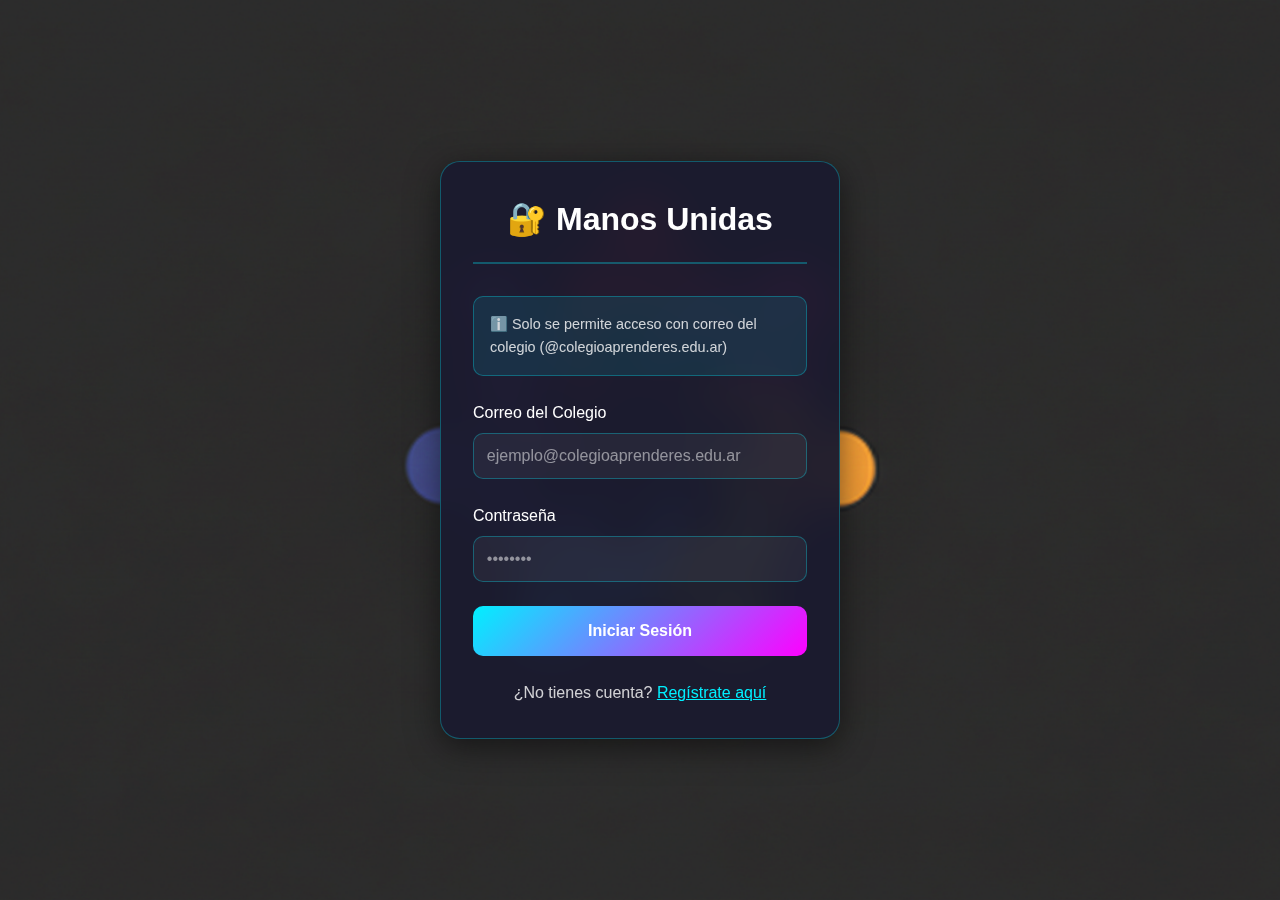
<file: auth.html>
<!DOCTYPE html>
<html lang="es">
<head>
    <meta charset="UTF-8">
    <meta name="viewport" content="width=device-width, initial-scale=1.0">
    <title>Iniciar Sesión - Manos Unidas</title>
    <link rel="stylesheet" href="css/styles.css">
    <style>
        body {
            background-image: url('images/manos_unidas_oscuro.png');
            background-size: cover;
            background-position: center;
            background-attachment: fixed;
            background-repeat: no-repeat;
            display: flex;
            justify-content: center;
            align-items: center;
            min-height: 100vh;
        }

        .auth-container {
            background: rgba(26, 26, 46, 0.95);
            backdrop-filter: blur(20px);
            border: 1px solid rgba(0, 240, 255, 0.3);
            border-radius: 20px;
            padding: 2rem;
            max-width: 400px;
            width: 90%;
            box-shadow: 0 8px 32px rgba(0, 0, 0, 0.5);
        }

        .auth-container h1 {
            text-align: center;
            color: white;
            margin-bottom: 2rem;
            font-size: 2rem;
        }

        .form-group {
            margin-bottom: 1.5rem;
        }

        .form-group label {
            display: block;
            color: white;
            margin-bottom: 0.5rem;
            font-weight: 500;
        }

        .form-group input {
            width: 100%;
            padding: 0.8rem;
            border-radius: 10px;
            border: 1px solid rgba(0, 240, 255, 0.3);
            background: rgba(255, 255, 255, 0.05);
            color: white;
            font-size: 1rem;
        }

        .form-group input::placeholder {
            color: rgba(255, 255, 255, 0.5);
        }

        .form-group input:focus {
            outline: none;
            border-color: rgba(0, 240, 255, 0.8);
            background: rgba(255, 255, 255, 0.1);
        }

        .error {
            color: #ff6b6b;
            font-size: 0.9rem;
            margin-top: 0.3rem;
            display: none;
        }

        .error.show {
            display: block;
        }

        .btn-submit {
            width: 100%;
            padding: 1rem;
            background: linear-gradient(135deg, #00f0ff, #ff00ff);
            border: none;
            border-radius: 10px;
            color: white;
            font-weight: bold;
            font-size: 1rem;
            cursor: pointer;
            transition: all 0.3s;
        }

        .btn-submit:hover {
            transform: translateY(-2px);
            box-shadow: 0 6px 20px rgba(0, 240, 255, 0.5);
        }

        .toggle-form {
            text-align: center;
            margin-top: 1.5rem;
            color: rgba(255, 255, 255, 0.8);
        }

        .toggle-form a {
            color: #00f0ff;
            cursor: pointer;
            text-decoration: underline;
        }

        .toggle-form a:hover {
            color: #ff00ff;
        }

        .info-box {
            background: rgba(0, 240, 255, 0.1);
            border: 1px solid rgba(0, 240, 255, 0.3);
            padding: 1rem;
            border-radius: 10px;
            margin-bottom: 1.5rem;
            color: rgba(255, 255, 255, 0.8);
            font-size: 0.9rem;
        }

        .form-section {
            display: none;
        }

        .form-section.active {
            display: block;
        }
    </style>
</head>
<body>
    <div class="auth-container">
        <h1>🔐 Manos Unidas</h1>

        <div class="info-box">
            ℹ️ Solo se permite acceso con correo del colegio (@colegioaprenderes.edu.ar)
        </div>

        <!-- FORMULARIO LOGIN -->
        <div id="loginForm" class="form-section active">
            <form id="loginFormSubmit">
                <div class="form-group">
                    <label>Correo del Colegio</label>
                    <input type="email" id="loginEmail" placeholder="ejemplo@colegioaprenderes.edu.ar" required>
                    <div class="error" id="loginEmailError"></div>
                </div>

                <div class="form-group">
                    <label>Contraseña</label>
                    <input type="password" id="loginPassword" placeholder="••••••••" required>
                    <div class="error" id="loginPasswordError"></div>
                </div>

                <button type="submit" class="btn-submit">Iniciar Sesión</button>

                <div class="toggle-form">
                    ¿No tienes cuenta? <a onclick="toggleForm()">Regístrate aquí</a>
                </div>
            </form>
        </div>

        <!-- FORMULARIO REGISTRO -->
        <div id="registerForm" class="form-section">
            <form id="registerFormSubmit">
                <div class="form-group">
                    <label>Nombre Completo</label>
                    <input type="text" id="registerName" placeholder="Tu nombre" required>
                    <div class="error" id="registerNameError"></div>
                </div>

                <div class="form-group">
                    <label>Correo del Colegio</label>
                    <input type="email" id="registerEmail" placeholder="ejemplo@colegioaprenderes.edu.ar" required>
                    <div class="error" id="registerEmailError"></div>
                </div>

                <div class="form-group">
                    <label>Contraseña</label>
                    <input type="password" id="registerPassword" placeholder="Mínimo 6 caracteres" required>
                    <div class="error" id="registerPasswordError"></div>
                </div>

                <div class="form-group">
                    <label>Confirmar Contraseña</label>
                    <input type="password" id="registerPasswordConfirm" placeholder="Repite tu contraseña" required>
                    <div class="error" id="registerPasswordConfirmError"></div>
                </div>

                <button type="submit" class="btn-submit">Registrarse</button>

                <div class="toggle-form">
                    ¿Ya tienes cuenta? <a onclick="toggleForm()">Inicia sesión aquí</a>
                </div>
            </form>
        </div>
    </div>

    <script src="js/auth.js"></script>
    <script>

        
        function toggleForm() {
            document.getElementById('loginForm').classList.toggle('active');
            document.getElementById('registerForm').classList.toggle('active');
        }

        document.getElementById('loginFormSubmit').addEventListener('submit', async (e) => {
            e.preventDefault();
            
            const email = document.getElementById('loginEmail').value.trim().toLowerCase();
            const password = document.getElementById('loginPassword').value;

            if (!email.endsWith('@colegioaprenderes.edu.ar')) {
                showError('loginEmailError', 'Solo correos @colegioaprenderes.edu.ar');
                return;
            }

            const result = await auth.login(email, password);

            if (result.success) {
                alert('¡Bienvenido! ' + result.data.username);
                window.location.href = 'index.html';
            } else {
                showError('loginPasswordError', result.error);
            }
        });

        document.getElementById('registerFormSubmit').addEventListener('submit', async (e) => {
            e.preventDefault();

            const username = document.getElementById('registerName').value.trim();
            const email = document.getElementById('registerEmail').value.trim().toLowerCase();
            const password = document.getElementById('registerPassword').value;
            const passwordConfirm = document.getElementById('registerPasswordConfirm').value;

            if (username.length < 3) {
                showError('registerNameError', 'Mínimo 3 caracteres');
                return;
            }

            if (!email.endsWith('@colegioaprenderes.edu.ar')) {
                showError('registerEmailError', 'Solo correos @colegioaprenderes.edu.ar');
                return;
            }

            if (password.length < 6) {
                showError('registerPasswordError', 'Mínimo 6 caracteres');
                return;
            }

            if (password !== passwordConfirm) {
                showError('registerPasswordConfirmError', 'Las contraseñas no coinciden');
                return;
            }

            const result = await auth.register(username, email, password);

            if (result.success) {
                alert('¡Registrado exitosamente! Bienvenido ' + result.data.username);
                window.location.href = 'index.html';
            } else {
                showError('registerEmailError', result.error);
            }
        });

        function showError(elementId, message) {
            const element = document.getElementById(elementId);
            element.textContent = message;
            element.classList.add('show');
            setTimeout(() => {
                element.classList.remove('show');
            }, 5000);
        }
    </script>
</body>
</html>
</file>
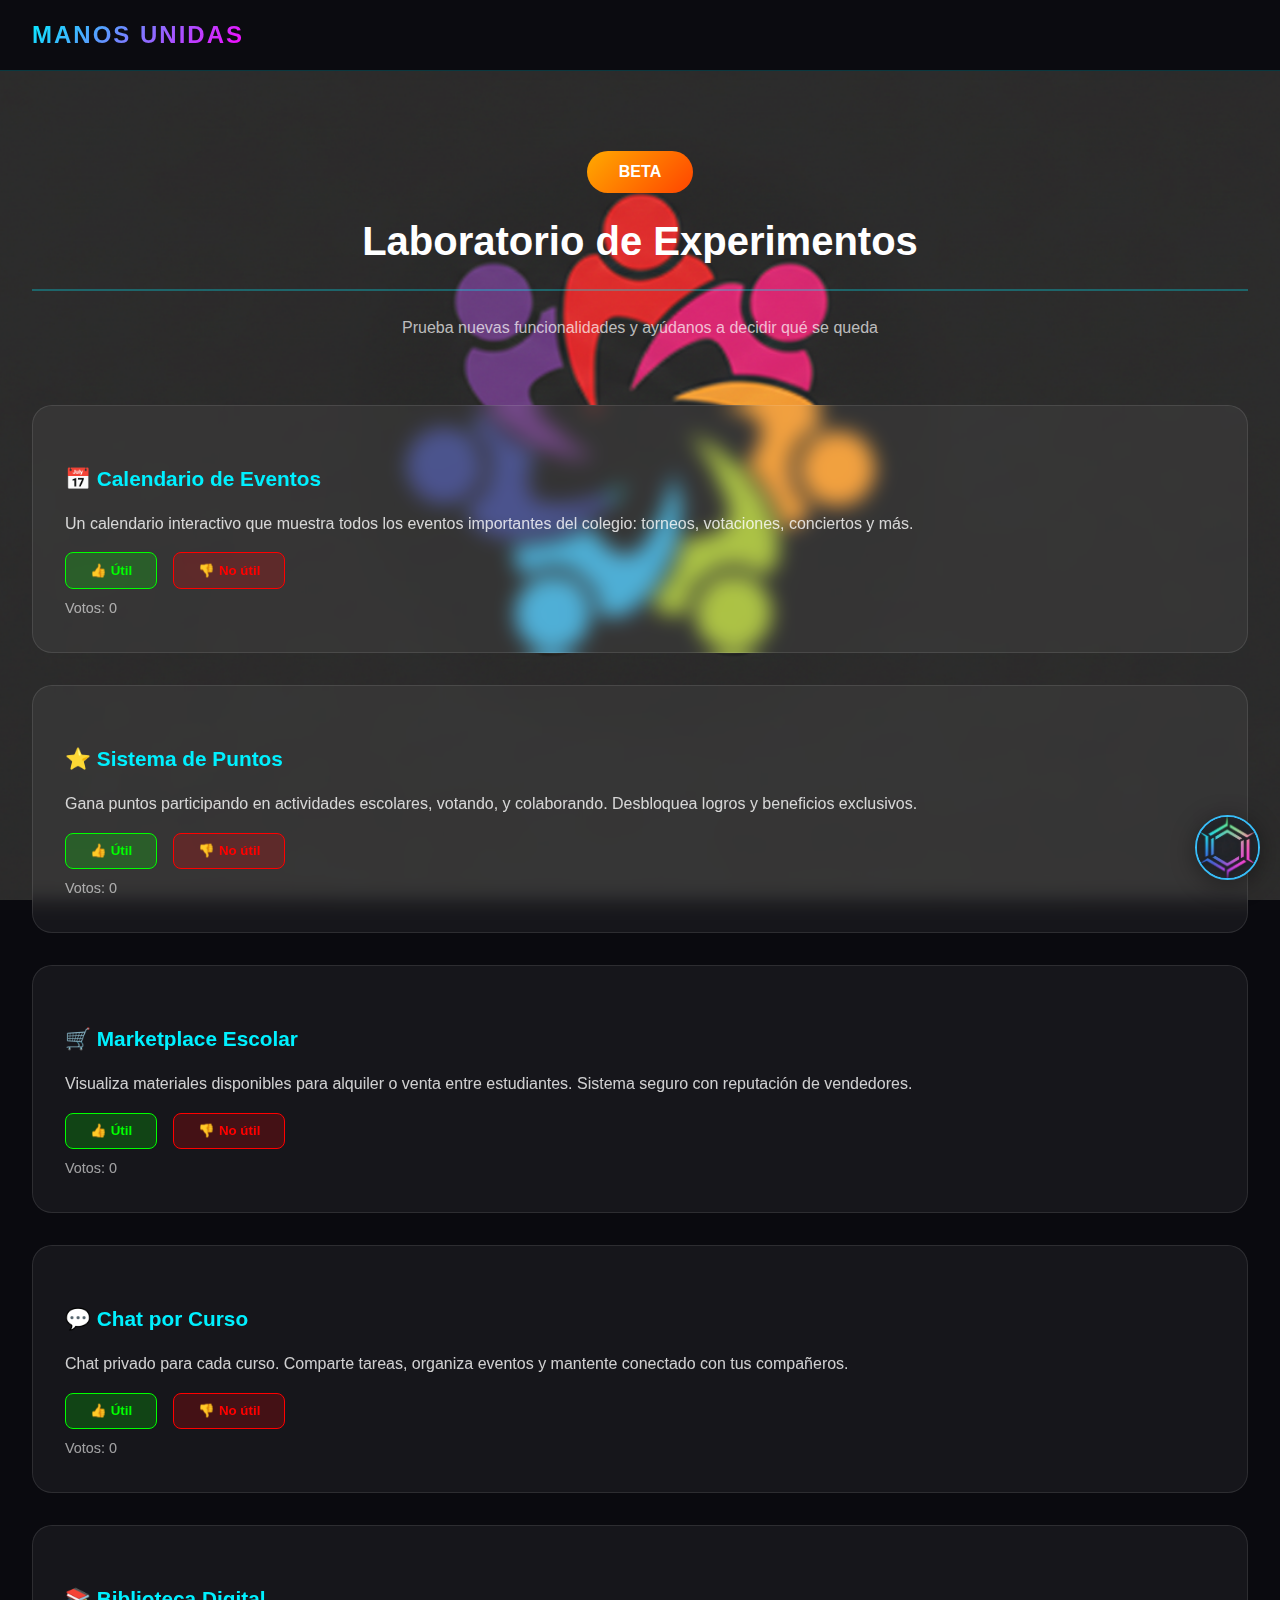
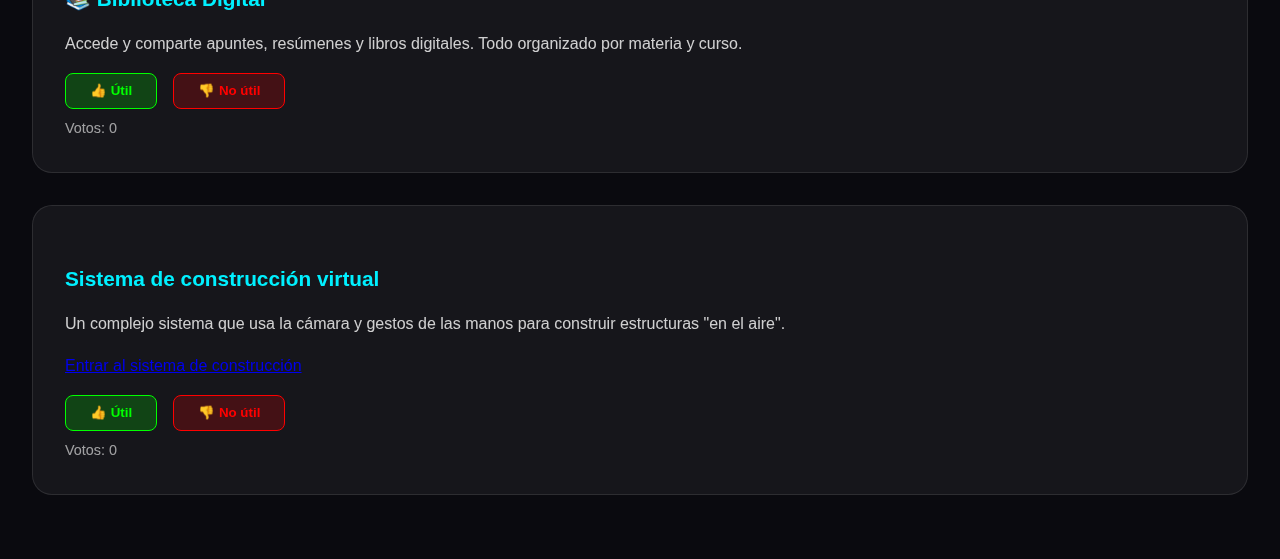
<file: beta-lab.html>
<!DOCTYPE html>
<html lang="es">
<head>
    <meta charset="UTF-8">
    <meta name="viewport" content="width=device-width, initial-scale=1.0">
    <title>Beta Lab - Manos Unidas</title>
    <link rel="stylesheet" href="css/styles.css">
    <style>
        body {
            background-image: url('images/manos_unidas_oscuro.png');
            background-size: cover;
            background-position: center;
            background-attachment: fixed;
            background-repeat: no-repeat;
        }

        .beta-header {
            text-align: center;
            padding: 3rem 0;
        }

        .beta-badge {
            background: linear-gradient(135deg, #ffaa00, #ff4400);
            color: white;
            padding: 0.5rem 2rem;
            border-radius: 25px;
            display: inline-block;
            font-weight: bold;
            margin-bottom: 1rem;
        }

        .experimento {
            background: rgba(255, 255, 255, 0.05);
            backdrop-filter: blur(10px);
            border-radius: 20px;
            padding: 2rem;
            margin-bottom: 2rem;
            border: 1px solid rgba(255, 255, 255, 0.1);
        }

        .experimento h3 {
            color: #00f0ff;
            margin-bottom: 1rem;
        }

        .experimento p {
            color: rgba(255, 255, 255, 0.8);
        }

        .votar-btns {
            display: flex;
            gap: 1rem;
            margin-top: 1rem;
        }

        .btn-votar {
            padding: 0.6rem 1.5rem;
            border-radius: 8px;
            border: none;
            cursor: pointer;
            font-weight: bold;
            transition: all 0.3s;
        }

        .btn-util {
            background: rgba(0, 255, 0, 0.2);
            color: #00ff00;
            border: 1px solid #00ff00;
        }

        .btn-no-util {
            background: rgba(255, 0, 0, 0.2);
            color: #ff0000;
            border: 1px solid #ff0000;
        }

        .btn-votar:hover {
            transform: scale(1.05);
        }

        .stats {
            color: rgba(255, 255, 255, 0.6);
            font-size: 0.9rem;
            margin-top: 0.5rem;
        }
    </style>
</head>
<body>
    <nav class="navbar">
        <div class="nav-container">
            <a href="index.html" class="logo">
                <span class="logo-text">MANOS UNIDAS</span>
            </a>
        </div>
    </nav>

    <div class="container">
        <div class="beta-header">
            <span class="beta-badge">BETA</span>
            <h1 style="color: white;">Laboratorio de Experimentos</h1>
            <p style="color: rgba(255,255,255,0.7);">Prueba nuevas funcionalidades y ayúdanos a decidir qué se queda</p>
        </div>

        <div class="experimentos">
            <div class="experimento">
                <h3>📅 Calendario de Eventos</h3>
                <p>Un calendario interactivo que muestra todos los eventos importantes del colegio: torneos, votaciones, conciertos y más.</p>
                <div class="votar-btns">
                    <button class="btn-votar btn-util" onclick="votar('calendario', 1)">👍 Útil</button>
                    <button class="btn-votar btn-no-util" onclick="votar('calendario', -1)">👎 No útil</button>
                </div>
                <div class="stats" id="stats-calendario">Votos: 0</div>
            </div>

            <div class="experimento">
                <h3>⭐ Sistema de Puntos</h3>
                <p>Gana puntos participando en actividades escolares, votando, y colaborando. Desbloquea logros y beneficios exclusivos.</p>
                <div class="votar-btns">
                    <button class="btn-votar btn-util" onclick="votar('puntos', 1)">👍 Útil</button>
                    <button class="btn-votar btn-no-util" onclick="votar('puntos', -1)">👎 No útil</button>
                </div>
                <div class="stats" id="stats-puntos">Votos: 0</div>
            </div>

            <div class="experimento">
                <h3>🛒 Marketplace Escolar</h3>
                <p>Visualiza materiales disponibles para alquiler o venta entre estudiantes. Sistema seguro con reputación de vendedores.</p>
                <div class="votar-btns">
                    <button class="btn-votar btn-util" onclick="votar('marketplace', 1)">👍 Útil</button>
                    <button class="btn-votar btn-no-util" onclick="votar('marketplace', -1)">👎 No útil</button>
                </div>
                <div class="stats" id="stats-marketplace">Votos: 0</div>
            </div>

            <div class="experimento">
                <h3>💬 Chat por Curso</h3>
                <p>Chat privado para cada curso. Comparte tareas, organiza eventos y mantente conectado con tus compañeros.</p>
                <div class="votar-btns">
                    <button class="btn-votar btn-util" onclick="votar('chat', 1)">👍 Útil</button>
                    <button class="btn-votar btn-no-util" onclick="votar('chat', -1)">👎 No útil</button>
                </div>
                <div class="stats" id="stats-chat">Votos: 0</div>
            </div>

            <div class="experimento">
                <h3>📚 Biblioteca Digital</h3>
                <p>Accede y comparte apuntes, resúmenes y libros digitales. Todo organizado por materia y curso.</p>
                <div class="votar-btns">
                    <button class="btn-votar btn-util" onclick="votar('biblioteca', 1)">👍 Útil</button>
                    <button class="btn-votar btn-no-util" onclick="votar('biblioteca', -1)">👎 No útil</button>
                </div>
                <div class="stats" id="stats-biblioteca">Votos: 0</div>
            </div>

            <div class="experimento">
                <h3>Sistema de construcción virtual</h3>
                <p>Un complejo sistema que usa la cámara y gestos de las manos para construir estructuras "en el aire".</p>
                <a href="index_main.html">Entrar al sistema de construcción</a>
                <div class="votar-btns">
                    <button class="btn-votar btn-util" onclick="votar('calendario', 1)">👍 Útil</button>
                    <button class="btn-votar btn-no-util" onclick="votar('calendario', -1)">👎 No útil</button>
                </div>
                <div class="stats" id="stats-calendario">Votos: 0</div>
            </div>
            
        </div>
    </div>

    <script>
        // Reemplazar las funciones votar y actualizarStats por llamadas al backend cuando sea posible
        async function votar(experimento, voto) {
            const token = localStorage.getItem('auth_token');
            if (!token) {
                alert('Debes iniciar sesión con tu correo del colegio para votar.');
                return;
            }

            try {
                const res = await fetch('https://sivia-backend.onrender.com/api/vote', {
                    method: 'POST',
                    headers: {
                        'Content-Type': 'application/json',
                        'Authorization': `Bearer ${token}`
                    },
                    body: JSON.stringify({ experiment: experimento, vote: voto })
                });
                const data = await res.json();
                if (!res.ok) {
                    throw new Error(data.error || 'Error al votar');
                }
                // actualizar UI con conteo devuelto
                const el = document.getElementById(`stats-${experimento}`);
                if (el && data.votes) {
                    el.textContent = `👍 ${data.votes.util} | 👎 ${data.votes.noUtil}`;
                }
                alert('¡Voto registrado! Gracias por tu feedback.');
            } catch (err) {
                console.error(err);
                alert('No se pudo registrar el voto. Intenta de nuevo.');
            }
        }

        async function actualizarStats() {
            try {
                const res = await fetch('https://sivia-backend.onrender.com/api/votes');
                if (res.ok) {
                    const data = await res.json();
                    Object.keys(data).forEach(exp => {
                        const el = document.getElementById(`stats-${exp}`);
                        if (el) el.textContent = `👍 ${data[exp].util} | 👎 ${data[exp].noUtil}`;
                    });
                    return;
                }
            } catch (e) {
                // fallback a localStorage (comportamiento previo)
            }

            // fallback a localStorage (comportamiento previo)
            const votosLocal = JSON.parse(localStorage.getItem('votos-beta-lab') || '{}');
            Object.keys(votosLocal).forEach(exp => {
                const el = document.getElementById(`stats-${exp}`);
                if (el) {
                    const { util = 0, noUtil = 0 } = votosLocal[exp];
                    el.textContent = `👍 ${util} | 👎 ${noUtil}`;
                }
            });
        }

        actualizarStats();
    </script>
    
    <script src="js/sivia-widget.js"></script>
</body>
</html>
</file>
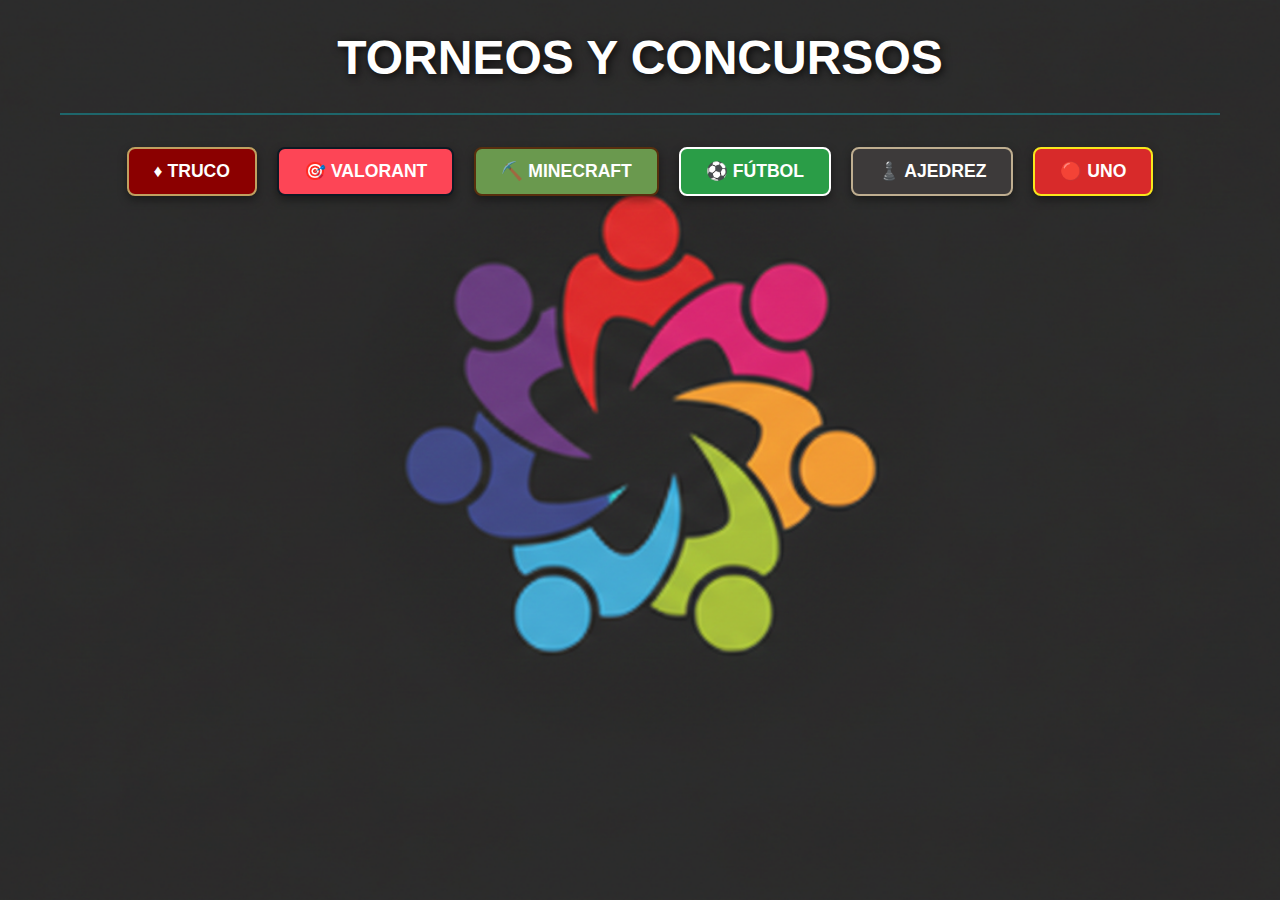
<file: concursos.html>
<!DOCTYPE html>
<html lang="es">
<head>
    <meta charset="UTF-8">
    <meta name="viewport" content="width=device-width, initial-scale=1.0">
    <title>Torneos y Concursos - Manos Unidas</title>
    <link rel="stylesheet" href="css/styles.css">
    <style>
        body {
            background-image: url('images/manos_unidas_oscuro.png'); background-size: cover; background-position: center; background-attachment: fixed; background-repeat: no-repeat;
            background-size: cover;
            background-position: center;
            background-attachment: fixed;
            transition: background-image 0.5s ease-in-out;
        }

        /* Fondos específicos por torneo */
        body.bg-truco { background-image: url('images/truco-bg.jpg'); }
        body.bg-valorant { background-image: url('images/valorant-bg.jpg'); }
        body.bg-minecraft { background-image: url('images/minecraft-bg.jpg'); }
        body.bg-football { background-image: url('images/football-bg.jpg'); }
        body.bg-ajedrez { background-image: url('images/ajedrez-bg.jpg'); }
        body.bg-uno { background-image: url('images/uno-bg.jpg'); }

        .container {
            max-width: 1200px;
            margin: 0 auto;
            padding: 20px;
        }

        h1 {
            text-align: center;
            font-size: 3rem;
            color: #ffffff;
            text-transform: uppercase;
            text-shadow: 2px 2px 8px rgba(0, 0, 0, 0.8);
            margin-bottom: 2rem;
        }

        /* Menú de botones */
        .menu-torneos {
            display: flex;
            justify-content: center;
            flex-wrap: wrap;
            gap: 20px;
            margin-bottom: 40px;
        }

        .btn-torneo {
            padding: 12px 25px;
            font-size: 1.1rem;
            font-weight: 700;
            border: none;
            border-radius: 8px;
            cursor: pointer;
            transition: all 0.3s ease;
            color: white;
            text-transform: uppercase;
            box-shadow: 0 4px 10px rgba(0, 0, 0, 0.4);
        }

        .btn-torneo:hover {
            transform: scale(1.05);
        }

        /* Botones temáticos */
        #btn-truco {
            background-color: #8B0000;
            border: 2px solid #C0A060;
        }

        #btn-truco:hover {
            box-shadow: 0 0 15px #C0A060;
        }

        #btn-valorant {
            background-color: #FD4556;
            border: 2px solid #0F1923;
        }

        #btn-valorant:hover {
            box-shadow: 0 0 15px #FD4556;
        }

        #btn-minecraft {
            background-color: #6A994E;
            border: 2px solid #582F0E;
        }

        #btn-minecraft:hover {
            box-shadow: 0 0 15px #6A994E;
        }

        #btn-football {
            background-color: #2a9d47;
            border: 2px solid #ffffff;
        }

        #btn-football:hover {
            box-shadow: 0 0 15px #ffffff;
        }

        #btn-ajedrez {
            background-color: #3d3a3a;
            border: 2px solid #bfae90;
        }

        #btn-ajedrez:hover {
            box-shadow: 0 0 15px #bfae90;
        }

        #btn-uno {
            background-color: #d82a2a;
            border: 2px solid #f8e71c;
        }

        #btn-uno:hover {
            box-shadow: 0 0 15px #f8e71c;
        }

        /* Tarjetas de contenido */
        .torneo-card {
            display: none;
            background: rgba(10, 10, 20, 0.9);
            backdrop-filter: blur(8px);
            border-radius: 20px;
            padding: 2rem;
            box-shadow: 0 4px 15px rgba(0, 0, 0, 0.5);
            border: 1px solid rgba(255, 255, 255, 0.1);
            max-width: 800px;
            margin: 0 auto;
            animation: fadeIn 0.5s ease-in-out;
        }

        .torneo-card.active {
            display: block;
        }

        .torneo-card h2 {
            margin-top: 0;
            padding-bottom: 10px;
            border-bottom: 2px solid rgba(255, 255, 255, 0.5);
            font-size: 2rem;
        }

        .torneo-card p {
            font-size: 1.1rem;
            line-height: 1.7;
            color: #f0f0f0;
        }

        @keyframes fadeIn {
            from {
                opacity: 0;
                transform: translateY(20px);
            }
            to {
                opacity: 1;
                transform: translateY(0);
            }
        }

        /* Responsive */
        @media (max-width: 768px) {
            h1 {
                font-size: 2rem;
            }

            .menu-torneos {
                flex-direction: column;
                gap: 10px;
            }

            .torneo-card {
                padding: 1.5rem;
            }
        }
    </style>
</head>
<body>
    <div class="container">
        <h1>Torneos y Concursos</h1>

        <!-- Menú de selección -->
        <div class="menu-torneos">
            <button id="btn-truco" class="btn-torneo">♦ TRUCO</button>
            <button id="btn-valorant" class="btn-torneo">🎯 VALORANT</button>
            <button id="btn-minecraft" class="btn-torneo">⛏️ MINECRAFT</button>
            <button id="btn-football" class="btn-torneo">⚽ FÚTBOL</button>
            <button id="btn-ajedrez" class="btn-torneo">♟️ AJEDREZ</button>
            <button id="btn-uno" class="btn-torneo">🔴 UNO</button>
        </div>

        <!-- Contenido de cada torneo -->
        <div class="torneos-container">
            <!-- TRUCO -->
            <div class="torneo-card" id="truco">
                <h2>Torneo de Truco</h2>
                <p>
                    Siguiendo con la idea de diversificar los concursos, decidimos crear un torneo de Truco. 
                    Queremos fomentar un espacio de camaradería y astucia con este clásico infaltable. 
                    Aún no sabemos dónde se va a realizar el concurso, pero estamos buscando el lugar ideal.
                </p>
            </div>

            <!-- VALORANT -->
            <div class="torneo-card" id="valorant">
                <h2>Torneo de Valorant</h2>
                <p>
                    Como el concurso de Minecraft le puede resultar aburrido a muchas personas, 
                    decidimos que, a partir de la idea inicial, surgirían más concursos. 
                    Este es el caso del torneo de Valorant, pensado para los amantes de la acción táctica. 
                    Es importante aclarar que estos concursos NO se realizan dentro de la institución.
                </p>
            </div>

            <!-- MINECRAFT -->
            <div class="torneo-card" id="minecraft">
                <h2>Torneo de Minecraft</h2>
                <p>
                    La idea de este concurso surge de la necesidad de una instancia recreativa en el colegio.
                    Se basa en el famoso concurso de construcción llevado a cabo por Globant. 
                    La idea es crear un servidor exclusivo donde los participantes se enfrentarán en diversos 
                    concursos de construcción para demostrar su creatividad.
                </p>
            </div>

            <!-- FÚTBOL -->
            <div class="torneo-card" id="football">
                <h2>Torneo de Fútbol</h2>
                <p>
                    Inspirado en la popularidad del fútbol, este torneo busca reunir a los estudiantes 
                    en un ambiente competitivo. Los equipos competirán en partidos  
                    para coronarse como campeones del torneo.
                    Como conocemos que no a todo el mundo le gustan los videojuegos o los juegos de mesa,
                    decidimos crear este torneo de fútbol para que todos puedan participar.
                </p>
            </div>

            <!-- AJEDREZ -->
            <div class="torneo-card" id="ajedrez">
                <h2>Torneo de Ajedrez</h2>
                <p>
                    Creamos este torneo para aquellos que tienen más materia gris y prefieren
                    jugar a ajedrez. Este concurso se centra en la práctica de la jugada de ajedrez,
                    con el objetivo de fomentar la creatividad y la habilidad de los participantes.
                </p>
            </div>

            <!-- UNO -->
            <div class="torneo-card" id="uno">
                <h2>Torneo de UNO</h2>
                <p>
                    Para quienes prefieren la tranquilidad, los juegos que no requieren tanto
                    pensamiento y alejarse de las pantallas, trajimos el torneo de UNO.
                    Sabemos que este juego de mesa es muy popular, así que sería un pecado
                    omitirlo.
                </p>
            </div>
        </div>
    </div>

    <script>
        // Sistema de tabs para torneos
        const buttons = {
            truco: document.getElementById('btn-truco'),
            valorant: document.getElementById('btn-valorant'),
            minecraft: document.getElementById('btn-minecraft'),
            football: document.getElementById('btn-football'),
            ajedrez: document.getElementById('btn-ajedrez'),
            uno: document.getElementById('btn-uno')
        };

        const cards = {
            truco: document.getElementById('truco'),
            valorant: document.getElementById('valorant'),
            minecraft: document.getElementById('minecraft'),
            football: document.getElementById('football'),
            ajedrez: document.getElementById('ajedrez'),
            uno: document.getElementById('uno')
        };

        function hideAll() {
            Object.values(cards).forEach(card => card.classList.remove('active'));
        }

        function showTorneo(torneo) {
            hideAll();
            document.body.className = `bg-${torneo}`;
            cards[torneo].classList.add('active');
        }

        // Event listeners
        buttons.truco.addEventListener('click', () => showTorneo('truco'));
        buttons.valorant.addEventListener('click', () => showTorneo('valorant'));
        buttons.minecraft.addEventListener('click', () => showTorneo('minecraft'));
        buttons.football.addEventListener('click', () => showTorneo('football'));
        buttons.ajedrez.addEventListener('click', () => showTorneo('ajedrez'));
        buttons.uno.addEventListener('click', () => showTorneo('uno'));
    </script>
</body>
</html>
</file>
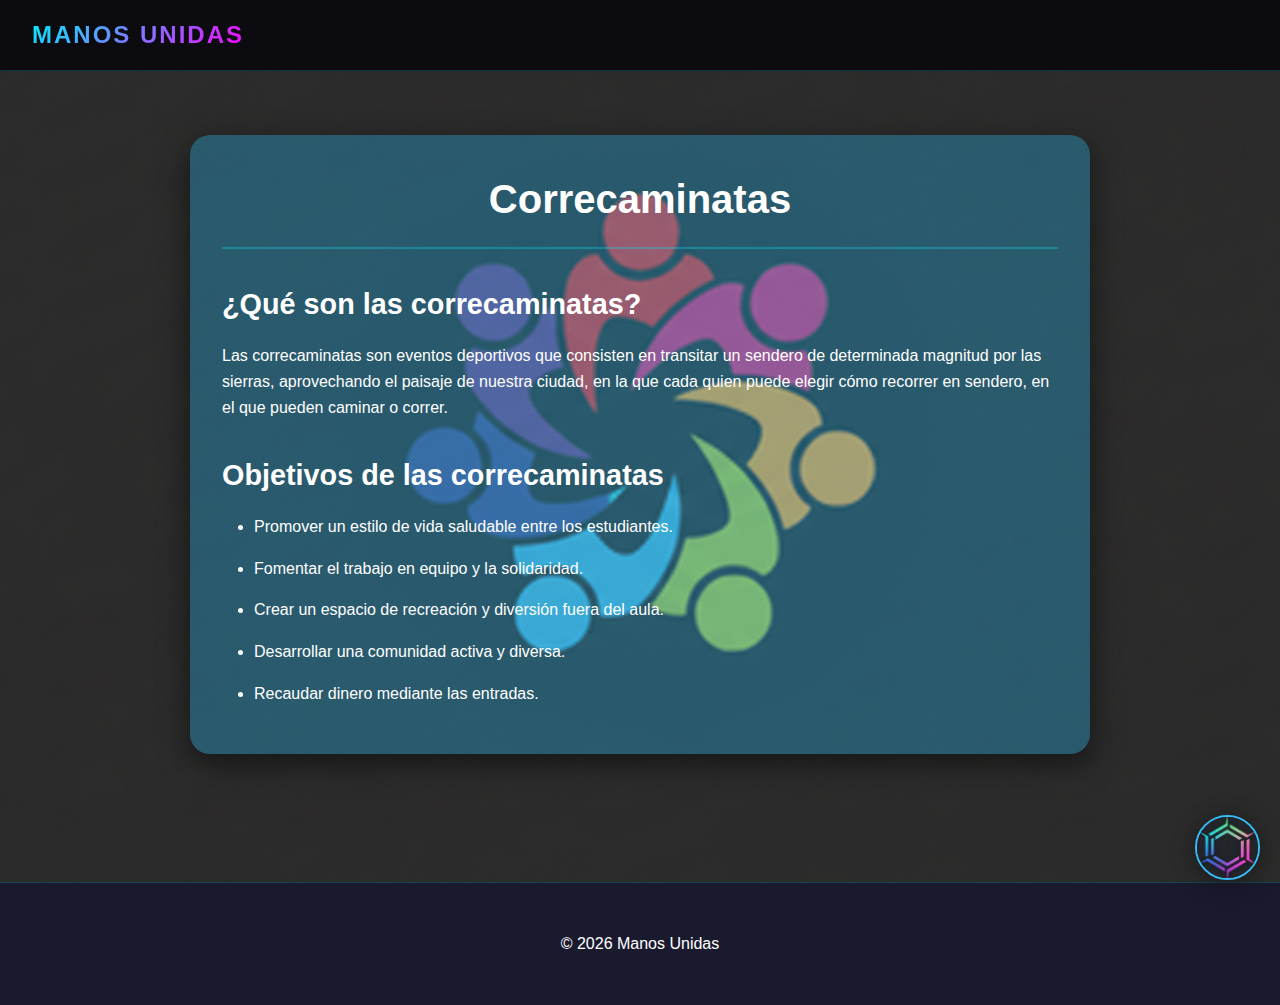
<file: correcaminatas.html>
<!DOCTYPE html>
<html lang="es">
<head>
    <meta charset="UTF-8">
    <meta name="viewport" content="width=device-width, initial-scale=1.0">
    <title>Correcaminatas - Manos Unidas</title>
    <link rel="stylesheet" href="css/styles.css">
</head>
<body class="with-background" style="background-image: url('images/manos_unidas_oscuro.png'); background-size: cover; background-position: center; background-attachment: fixed; background-repeat: no-repeat;">
    <nav class="navbar">
        <div class="nav-container">
            <a href="index.html" class="logo">
                <span class="logo-text">MANOS UNIDAS</span>
            </a>
        </div>
    </nav>

    <div class="container">
        <div class="content-card">
            <h1>Correcaminatas</h1>
            
            <h2>¿Qué son las correcaminatas?</h2>
            <p>Las correcaminatas son eventos deportivos que consisten en transitar un sendero de determinada magnitud por las sierras, aprovechando el paisaje de nuestra ciudad, en la que cada quien puede elegir cómo recorrer en sendero, en el que pueden caminar o correr.</p>
            
            <h2>Objetivos de las correcaminatas</h2>
            <ul>
                <li>Promover un estilo de vida saludable entre los estudiantes.</li>
                <li>Fomentar el trabajo en equipo y la solidaridad.</li>
                <li>Crear un espacio de recreación y diversión fuera del aula.</li>
                <li>Desarrollar una comunidad activa y diversa.</li>
                <li>Recaudar dinero mediante las entradas.</li>
            </ul>
        </div>
    </div>

    <footer class="footer">
        <p>&copy; 2026 Manos Unidas</p>
    </footer>

    <script src="js/sivia-widget.js"></script>
    
</body>
</html>
</file>
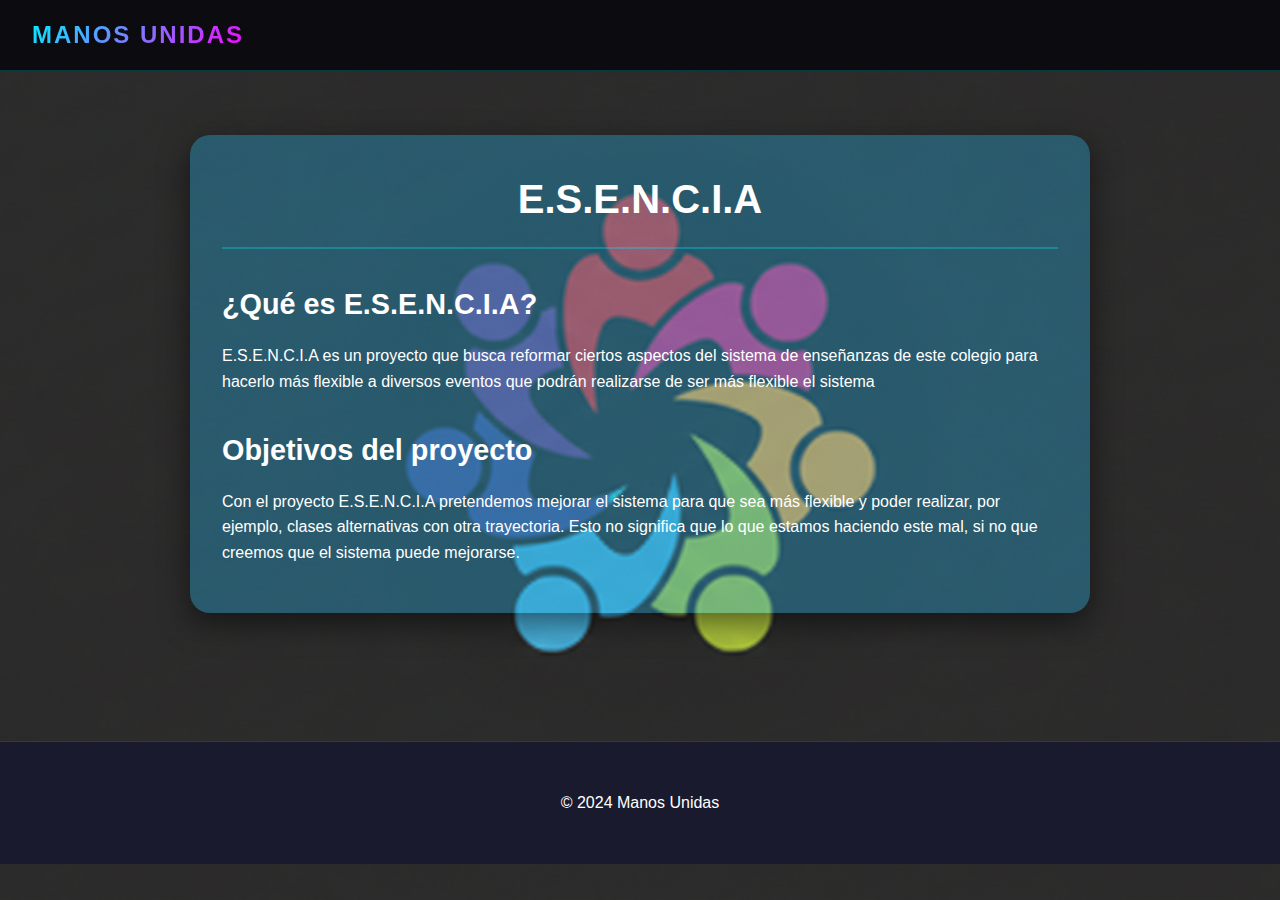
<file: esencia.html>
<!DOCTYPE html>
<html lang="es">
<head>
    <meta charset="UTF-8">
    <meta name="viewport" content="width=device-width, initial-scale=1.0">
    <title>E.S.E.N.C.I.A - Manos Unidas</title>
    <link rel="stylesheet" href="css/styles.css">
</head>
<body class="with-background" style="background-image: url('images/manos_unidas_oscuro.png'); background-size: cover; background-position: center; background-attachment: fixed; background-repeat: no-repeat;">
    <nav class="navbar">
        <div class="nav-container">
            <a href="index.html" class="logo">
                <span class="logo-text">MANOS UNIDAS</span>
            </a>
        </div>
    </nav>

    <div class="container">
        <div class="content-card">
            <h1>E.S.E.N.C.I.A</h1>
            
            <h2>¿Qué es E.S.E.N.C.I.A?</h2>
            <p>E.S.E.N.C.I.A es un proyecto que busca reformar ciertos aspectos del sistema de enseñanzas de este colegio para hacerlo más flexible a diversos eventos que podrán realizarse de ser más flexible el sistema</p>
            
            <h2>Objetivos del proyecto</h2>
            <p>Con el proyecto E.S.E.N.C.I.A pretendemos mejorar el sistema para que sea más flexible y poder realizar, por ejemplo, clases alternativas con otra trayectoria. Esto no significa que lo que estamos haciendo este mal, si no que creemos que el sistema puede mejorarse.</p>
        </div>
    </div>

    <footer class="footer">
        <p>&copy; 2024 Manos Unidas</p>
    </footer>
</body>
</html>
</file>
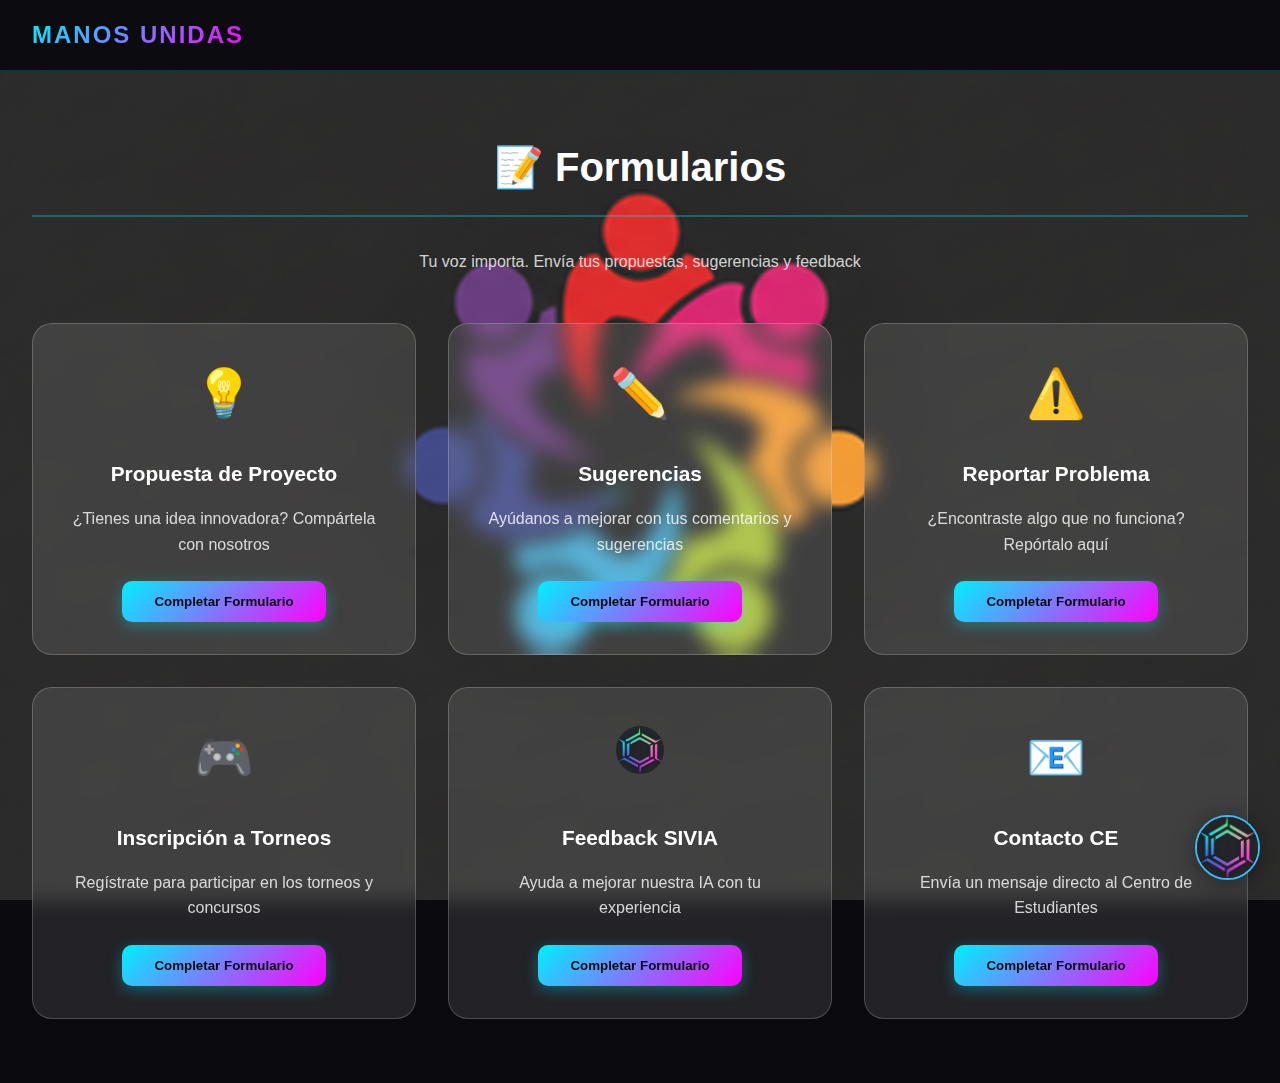
<file: forms.html>
<!DOCTYPE html>
<html lang="es">
<head>
    <meta charset="UTF-8">
    <meta name="viewport" content="width=device-width, initial-scale=1.0">
    <title>Formularios - Manos Unidas</title>
    <link rel="stylesheet" href="css/styles.css">
    <style>
        body {
            background-image: url('images/manos_unidas_oscuro.png');
            background-size: cover;
            background-position: center;
            background-attachment: fixed;
            background-repeat: no-repeat;
        }

        .forms-grid {
            display: grid;
            grid-template-columns: repeat(auto-fit, minmax(300px, 1fr));
            gap: 2rem;
            margin: 2rem 0;
        }

        .form-card {
            background: rgba(255, 255, 255, 0.1);
            backdrop-filter: blur(10px);
            border-radius: 20px;
            padding: 2rem;
            border: 1px solid rgba(255, 255, 255, 0.2);
            text-align: center;
            transition: all 0.3s;
        }

        .form-card:hover {
            transform: translateY(-10px);
            background: rgba(255, 255, 255, 0.15);
        }

        .form-card h3 {
            color: white;
            margin-bottom: 1rem;
        }

        .form-card p {
            color: rgba(255, 255, 255, 0.8);
            margin-bottom: 1.5rem;
        }

        .form-icon {
            font-size: 3rem;
            margin-bottom: 1rem;
        }

        .modal {
            display: none;
            position: fixed;
            top: 0;
            left: 0;
            width: 100%;
            height: 100%;
            background: rgba(0, 0, 0, 0.8);
            backdrop-filter: blur(5px);
            justify-content: center;
            align-items: center;
            z-index: 10000;
        }

        .modal.active {
            display: flex;
        }

        .modal-content {
            background: rgba(255, 255, 255, 0.1);
            backdrop-filter: blur(20px);
            border-radius: 20px;
            padding: 2rem;
            max-width: 500px;
            width: 90%;
            border: 1px solid rgba(255, 255, 255, 0.3);
            position: relative;
        }

        .modal-close {
            position: absolute;
            top: 1rem;
            right: 1rem;
            background: none;
            border: none;
            color: white;
            font-size: 2rem;
            cursor: pointer;
        }

        .modal-content h2 {
            color: white;
            margin-bottom: 1.5rem;
        }

        .modal-content form {
            display: flex;
            flex-direction: column;
            gap: 1rem;
        }

        .modal-content input,
        .modal-content textarea {
            padding: 0.8rem;
            border-radius: 10px;
            border: 1px solid rgba(255, 255, 255, 0.3);
            background: rgba(255, 255, 255, 0.1);
            color: white;
            font-family: inherit;
        }

        .modal-content input::placeholder,
        .modal-content textarea::placeholder {
            color: rgba(255, 255, 255, 0.5);
        }

        .modal-content textarea {
            min-height: 100px;
            resize: vertical;
        }

        .success-modal {
            text-align: center;
        }

        .success-icon {
            font-size: 4rem;
            margin-bottom: 1rem;
        }
    </style>
</head>
<body>
    <nav class="navbar">
        <div class="nav-container">
            <a href="index.html" class="logo">
                <span class="logo-text">MANOS UNIDAS</span>
            </a>
        </div>
    </nav>

    <div class="container">
        <h1 class="text-center" style="color: white; margin: 2rem 0;">📝 Formularios</h1>
        <p class="text-center" style="color: rgba(255,255,255,0.8); margin-bottom: 3rem;">Tu voz importa. Envía tus propuestas, sugerencias y feedback</p>

        <div class="forms-grid">
            <div class="form-card">
                <div class="form-icon">💡</div>
                <h3>Propuesta de Proyecto</h3>
                <p>¿Tienes una idea innovadora? Compártela con nosotros</p>
                <button class="btn btn-primary" onclick="abrirForm('propuesta')">Completar Formulario</button>
            </div>

            <div class="form-card">
                <div class="form-icon">✏️</div>
                <h3>Sugerencias</h3>
                <p>Ayúdanos a mejorar con tus comentarios y sugerencias</p>
                <button class="btn btn-primary" onclick="abrirForm('sugerencia')">Completar Formulario</button>
            </div>

            <div class="form-card">
                <div class="form-icon">⚠️</div>
                <h3>Reportar Problema</h3>
                <p>¿Encontraste algo que no funciona? Repórtalo aquí</p>
                <button class="btn btn-primary" onclick="abrirForm('problema')">Completar Formulario</button>
            </div>

            <div class="form-card">
                <div class="form-icon">🎮</div>
                <h3>Inscripción a Torneos</h3>
                <p>Regístrate para participar en los torneos y concursos</p>
                <button class="btn btn-primary" onclick="abrirForm('torneo')">Completar Formulario</button>
            </div>

            <div class="form-card">
                <div class="form-icon"><img src="images/sivia recuadro derecho.png" style="width:48px;height:48px;border-radius:50%;"></div>
                <h3>Feedback SIVIA</h3>
                <p>Ayuda a mejorar nuestra IA con tu experiencia</p>
                <button class="btn btn-primary" onclick="abrirForm('sivia')">Completar Formulario</button>
            </div>

            <div class="form-card">
                <div class="form-icon">📧</div>
                <h3>Contacto CE</h3>
                <p>Envía un mensaje directo al Centro de Estudiantes</p>
                <button class="btn btn-primary" onclick="abrirForm('contacto')">Completar Formulario</button>
            </div>
        </div>
    </div>

    <!-- Modal Formulario -->
    <div class="modal" id="formModal">
        <div class="modal-content">
            <button class="modal-close" onclick="cerrarForm()">×</button>
            <h2 id="formTitle">Formulario</h2>
            <form id="dynamicForm" onsubmit="enviarForm(event)">
                <input type="text" placeholder="Tu nombre" required>
                <input type="email" placeholder="Tu email" required>
                <textarea placeholder="Tu mensaje" required></textarea>
                <button type="submit" class="btn btn-primary">Enviar</button>
            </form>
        </div>
    </div>

    <!-- Modal Éxito -->
    <div class="modal" id="successModal">
        <div class="modal-content success-modal">
            <div class="success-icon">✓</div>
            <h2>¡Formulario Enviado!</h2>
            <p style="color: rgba(255,255,255,0.8);">Gracias por tu participación. Revisaremos tu mensaje pronto.</p>
            <button class="btn btn-primary" onclick="cerrarSuccess()">Cerrar</button>
        </div>
    </div>

    <script>
        const titulos = {
            propuesta: 'Propuesta de Proyecto',
            sugerencia: 'Sugerencias',
            problema: 'Reportar Problema',
            torneo: 'Inscripción a Torneos',
            sivia: 'Feedback SIVIA',
            contacto: 'Contacto CE'
        };

        function abrirForm(tipo) {
            document.getElementById('formTitle').textContent = titulos[tipo];
            document.getElementById('formModal').classList.add('active');
        }

        function cerrarForm() {
            document.getElementById('formModal').classList.remove('active');
        }

        function cerrarSuccess() {
            document.getElementById('successModal').classList.remove('active');
        }

        function enviarForm(e) {
            e.preventDefault();
            cerrarForm();
            document.getElementById('successModal').classList.add('active');
            document.getElementById('dynamicForm').reset();
        }
    </script>
    
    <script src="js/sivia-widget.js"></script>
</body>
</html>
</file>
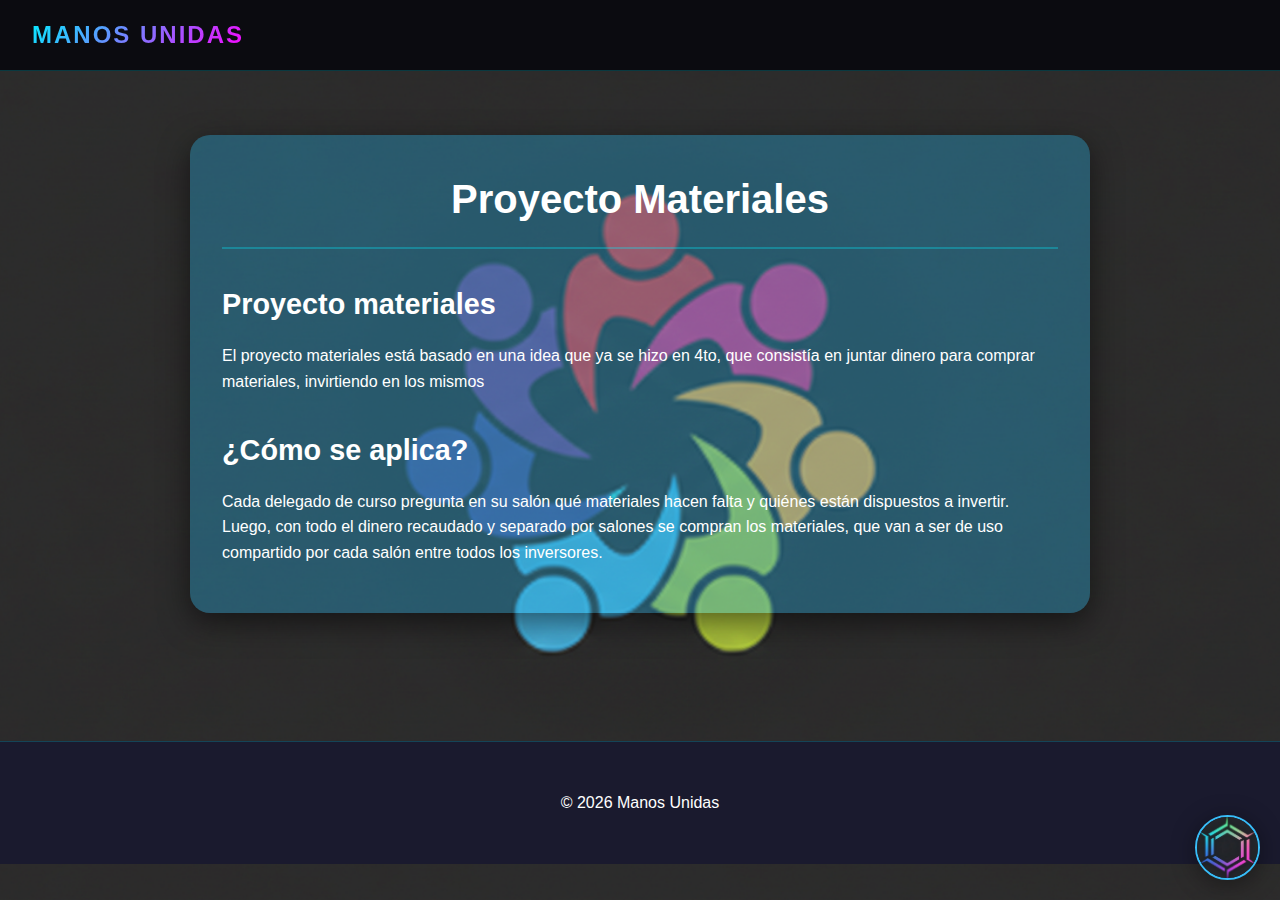
<file: materiales.html>
<!DOCTYPE html>
<html lang="es">
<head>
    <meta charset="UTF-8">
    <meta name="viewport" content="width=device-width, initial-scale=1.0">
    <title>Proyecto Materiales - Manos Unidas</title>
    <link rel="stylesheet" href="css/styles.css">
</head>
<body class="with-background" style="background-image: url('images/manos_unidas_oscuro.png'); background-size: cover; background-position: center; background-attachment: fixed; background-repeat: no-repeat;">
    <nav class="navbar">
        <div class="nav-container">
            <a href="index.html" class="logo">
                <span class="logo-text">MANOS UNIDAS</span>
            </a>
        </div>
    </nav>

    <div class="container">
        <div class="content-card">
            <h1>Proyecto Materiales</h1>
            
            <h2>Proyecto materiales</h2>
            <p>El proyecto materiales está basado en una idea que ya se hizo en 4to, que consistía en juntar dinero para comprar materiales, invirtiendo en los mismos</p>
            
            <h2>¿Cómo se aplica?</h2>
            <p>Cada delegado de curso pregunta en su salón qué materiales hacen falta y quiénes están dispuestos a invertir. Luego, con todo el dinero recaudado y separado por salones se compran los materiales, que van a ser de uso compartido por cada salón entre todos los inversores.</p>
        </div>
    </div>

    <footer class="footer">
        <p>&copy; 2026 Manos Unidas</p>
    </footer>

    <script src="js/sivia-widget.js"></script>
    
</body>
</html>
</file>
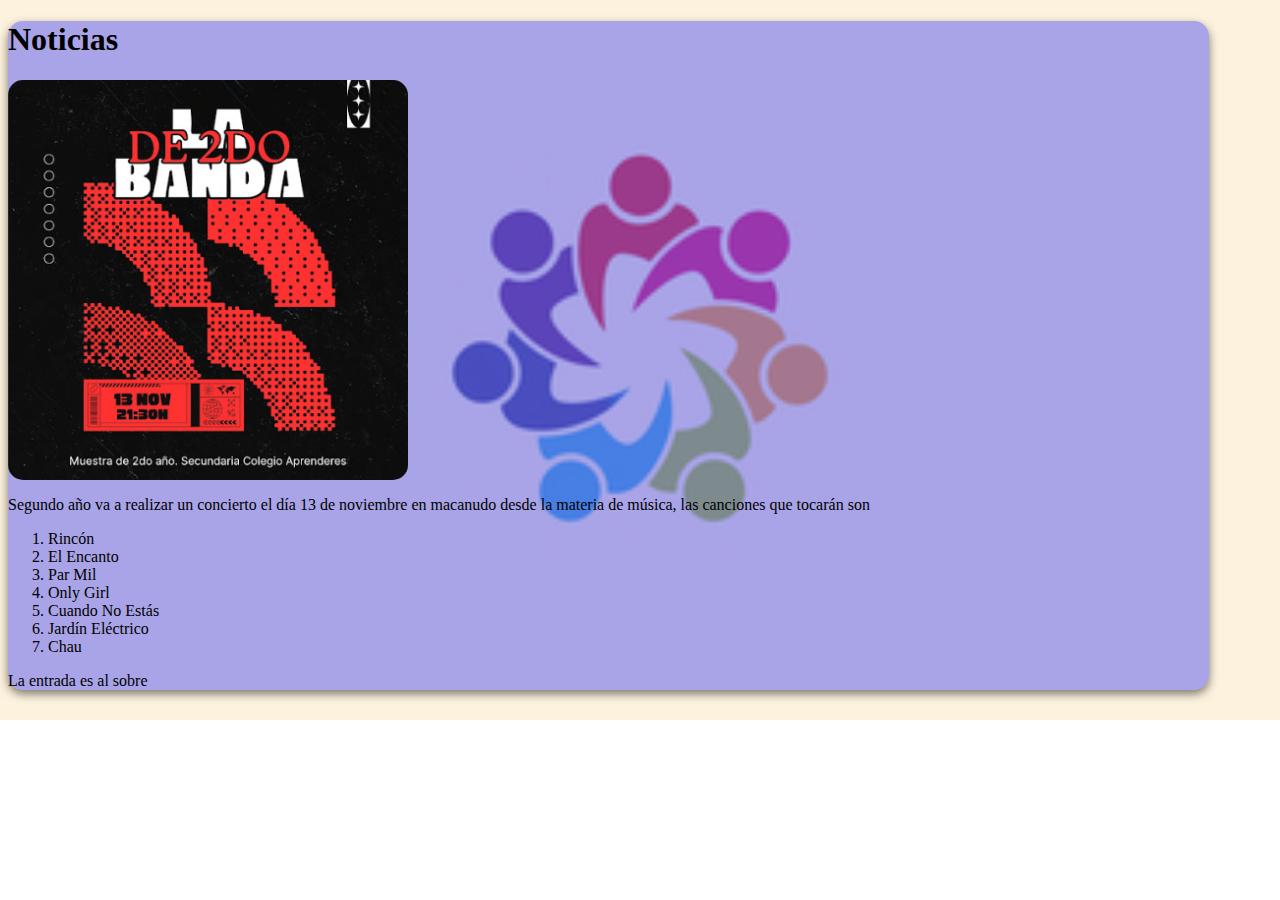
<file: noticias.html>
<!DOCTYPE html>
<html lang="es">
    <head>
        <meta charset="UTF-8">
        <link rel="stylesheet" href="noticias.css">
        <title>Noticias</title>
    </head>
    <body>
        <div class="content-card">
            <h1>Noticias</h1>
            <div class="recuadro-de-imagenes">

            </div>
            <p id="canciones">Segundo año va a realizar un concierto el día 13 de noviembre en macanudo desde la materia de música, las canciones que tocarán son
                <ol id="lista-de-canciones">
                    <li>Rincón</li>
                    <li>El Encanto</li>
                    <li>Par Mil</li>
                    <li>Only Girl</li>
                    <li>Cuando No Estás</li>
                    <li>Jardín Eléctrico</li>
                    <li>Chau</li>
                </ol>
            La entrada es al sobre</p>

        </div>
    </body>
</html>
</file>
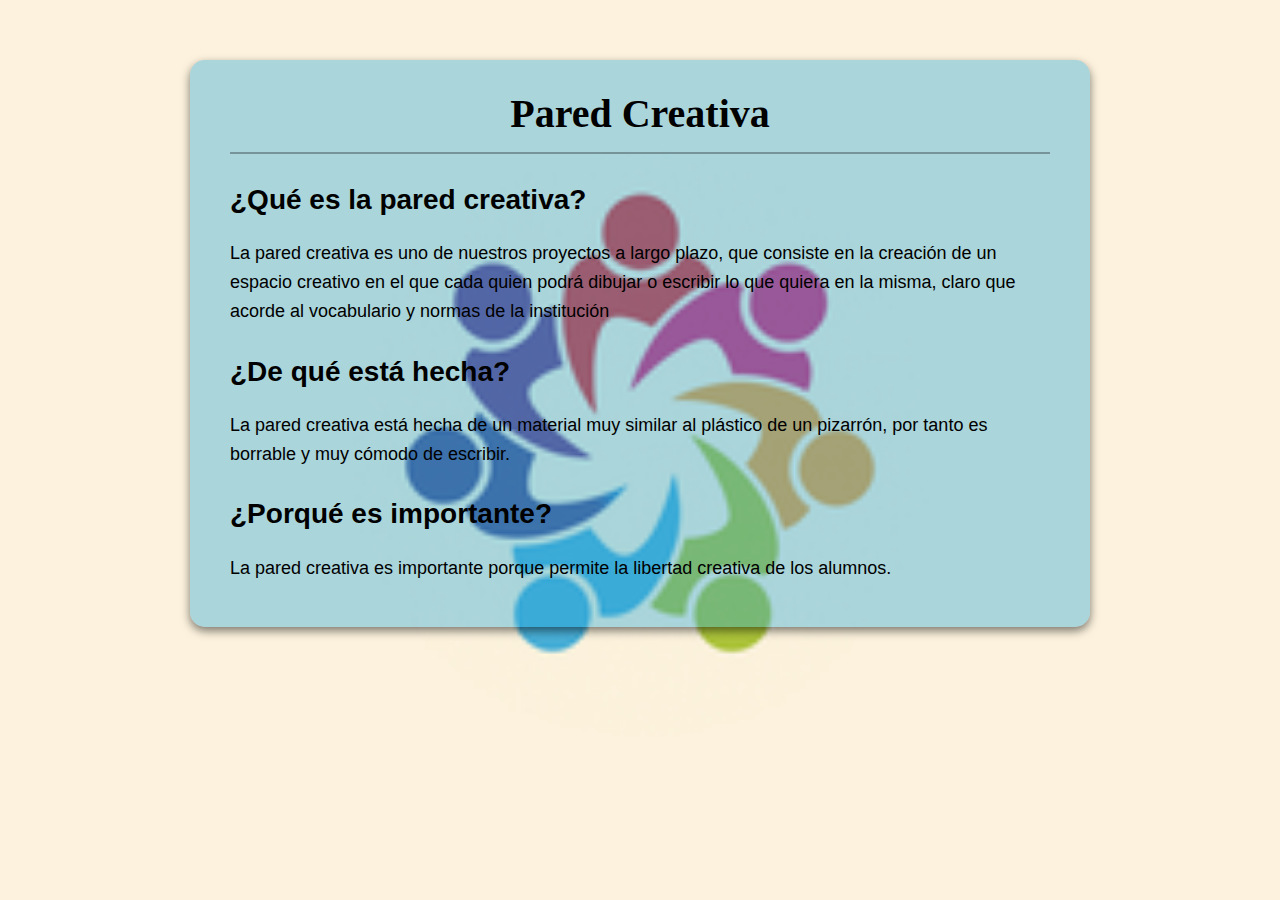
<file: pared creativa.html>
<!DOCTYPE html>
<html>
<head>
    <link rel="stylesheet" href = "pared creativa.css">
    <title>Pared Creativa</title>
</head>
<body>
    <div class="content-card">
        <h1>Pared Creativa</h1>
        <h2>¿Qué es la pared creativa?</h2>
        <p>La pared creativa es uno de nuestros proyectos a largo plazo, que consiste en la creación de un espacio creativo en el que cada quien podrá dibujar o escribir lo que quiera en la misma, claro que acorde al vocabulario y normas de la institución </p>
        <h2>¿De qué está hecha?</h2>
        <p>La pared creativa está hecha de un material muy similar al plástico de un pizarrón, por tanto es borrable y muy cómodo de escribir.</p>
        <h2>¿Porqué es importante?</h2>
        <p>La pared creativa es importante porque permite la libertad creativa de los alumnos.</p>
    </div>
</body>
</html>
</file>
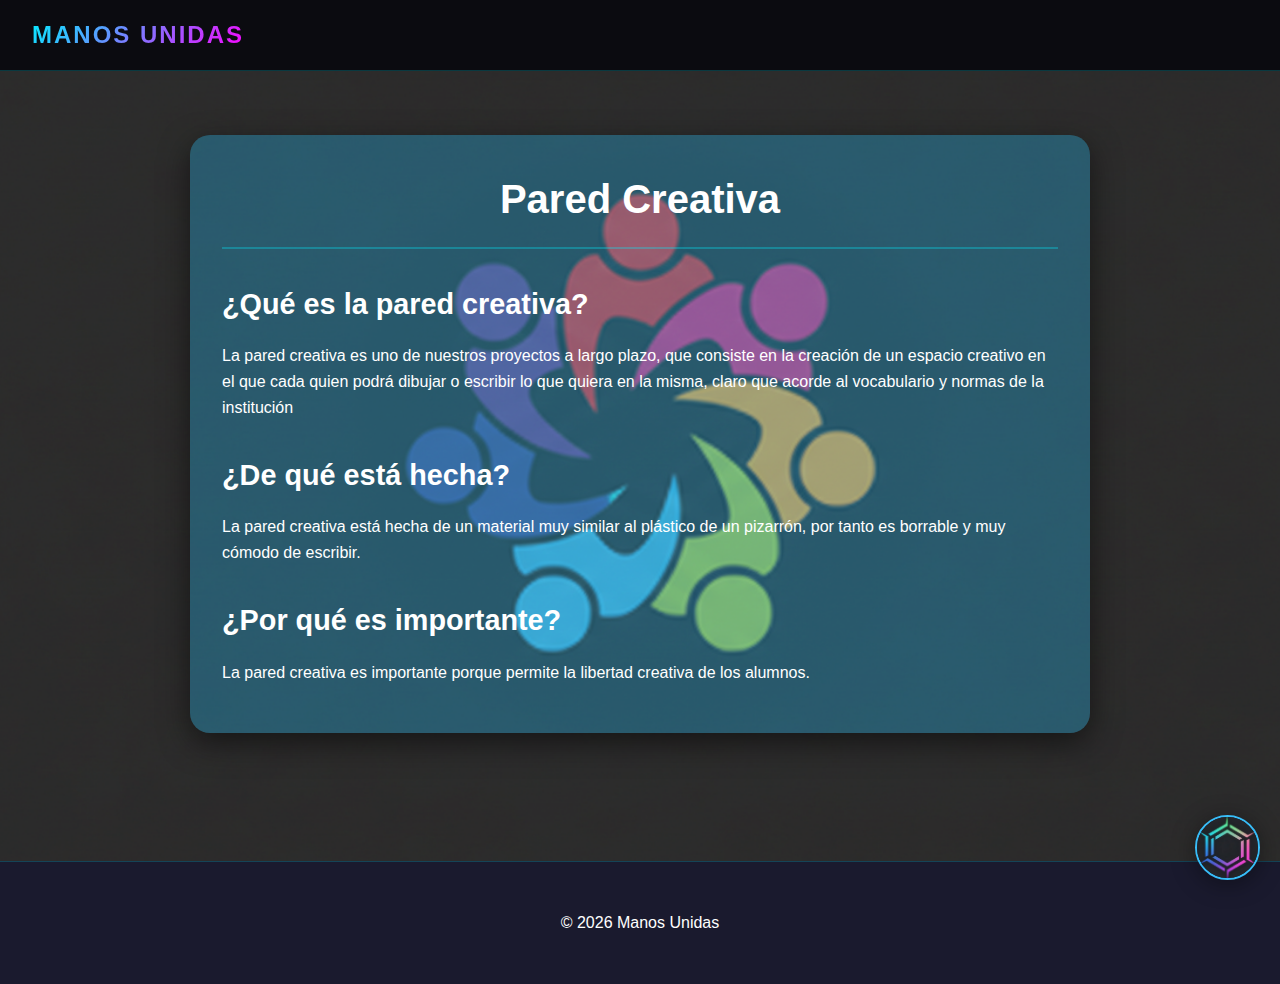
<file: pared-creativa.html>
<!DOCTYPE html>
<html lang="es">
<head>
    <meta charset="UTF-8">
    <meta name="viewport" content="width=device-width, initial-scale=1.0">
    <title>Pared Creativa - Manos Unidas</title>
    <link rel="stylesheet" href="css/styles.css">
</head>
<body class="with-background" style="background-image: url('images/manos_unidas_oscuro.png'); background-size: cover; background-position: center; background-attachment: fixed; background-repeat: no-repeat;">
    <nav class="navbar">
        <div class="nav-container">
            <a href="index.html" class="logo">
                <span class="logo-text">MANOS UNIDAS</span>
            </a>
        </div>
    </nav>

    <div class="container">
        <div class="content-card">
            <h1>Pared Creativa</h1>
            
            <h2>¿Qué es la pared creativa?</h2>
            <p>La pared creativa es uno de nuestros proyectos a largo plazo, que consiste en la creación de un espacio creativo en el que cada quien podrá dibujar o escribir lo que quiera en la misma, claro que acorde al vocabulario y normas de la institución</p>
            
            <h2>¿De qué está hecha?</h2>
            <p>La pared creativa está hecha de un material muy similar al plástico de un pizarrón, por tanto es borrable y muy cómodo de escribir.</p>
            
            <h2>¿Por qué es importante?</h2>
            <p>La pared creativa es importante porque permite la libertad creativa de los alumnos.</p>
        </div>
    </div>

    <footer class="footer">
        <p>&copy; 2026 Manos Unidas</p>
    </footer>

    <script src="js/sivia-widget.js"></script>
    
</body>
</html>
</file>
<file: css/styles.css>
/* ==========================================
   MANOS UNIDAS - CSS PRINCIPAL UNIFICADO
   ========================================== */

/* VARIABLES GLOBALES */
:root {
    --primary-glow: #00f0ff;
    --secondary-glow: #ff00ff;
    --accent-glow: #ffaa00;
    --bg-dark: #0a0a0f;
    --bg-card: #1a1a2e;
    --text-primary: #ffffff;
    --text-secondary: #a0a0b0;
    --transition: 0.3s ease;
}

/* RESET Y BASE */
* {
    margin: 0;
    padding: 0;
    box-sizing: border-box;
}

body {
    font-family: 'Segoe UI', Tahoma, Geneva, Verdana, sans-serif;
    background: var(--bg-dark);
    color: var(--text-primary);
    min-height: 100vh;
    line-height: 1.6;
}

/* FONDO CON IMAGEN (para páginas que lo necesiten) */
body.with-background {
    background-image: url('../images/manos unidas.png');
    background-size: cover;
    background-repeat: no-repeat;
    background-attachment: fixed;
    background-position: center;
}

/* NAVEGACIÓN */
.navbar {
    position: sticky;
    top: 0;
    z-index: 1000;
    background: rgba(10, 10, 15, 0.95);
    backdrop-filter: blur(10px);
    border-bottom: 1px solid rgba(0, 240, 255, 0.2);
    padding: 1rem 0;
}

.nav-container {
    max-width: 1400px;
    margin: 0 auto;
    padding: 0 2rem;
    display: flex;
    justify-content: space-between;
    align-items: center;
}

.logo {
    display: flex;
    align-items: center;
    gap: 1rem;
    text-decoration: none;
}

.logo-svg {
    width: 50px;
    height: 50px;
    filter: drop-shadow(0 0 10px rgba(0, 240, 255, 0.5));
    animation: logoFloat 3s ease-in-out infinite;
}

@keyframes logoFloat {
    0%, 100% { transform: translateY(0); }
    50% { transform: translateY(-5px); }
}

.logo-text {
    font-size: 1.5rem;
    font-weight: 700;
    letter-spacing: 2px;
    background: linear-gradient(135deg, var(--primary-glow), var(--secondary-glow));
    -webkit-background-clip: text;
    -webkit-text-fill-color: transparent;
}

.nav-links {
    display: flex;
    gap: 2rem;
    list-style: none;
}

.nav-link {
    color: var(--text-secondary);
    text-decoration: none;
    padding: 0.5rem 1rem;
    border-radius: 8px;
    transition: all var(--transition);
    position: relative;
}

.nav-link::before {
    content: '';
    position: absolute;
    bottom: 0;
    left: 50%;
    width: 0;
    height: 2px;
    background: var(--primary-glow);
    transform: translateX(-50%);
    transition: width var(--transition);
}

.nav-link:hover {
    color: var(--text-primary);
}

.nav-link:hover::before {
    width: 80%;
}

/* CONTENEDOR PRINCIPAL */
.container {
    max-width: 1400px;
    margin: 0 auto;
    padding: 2rem;
}

.content-card {
    background: rgba(40, 166, 216, 0.384);
    padding: 2rem;
    border-radius: 20px;
    box-shadow: 0 10px 30px rgba(0, 0, 0, 0.5);
    margin: 2rem auto;
    max-width: 900px;
    animation: fadeIn 0.8s ease-out;
}

@keyframes fadeIn {
    from {
        opacity: 0;
        transform: translateY(30px);
    }
    to {
        opacity: 1;
        transform: translateY(0);
    }
}

/* TIPOGRAFÍA */
h1 {
    font-size: 2.5rem;
    color: var(--text-primary);
    margin-bottom: 1.5rem;
    text-align: center;
    border-bottom: 2px solid rgba(0, 240, 255, 0.3);
    padding-bottom: 1rem;
}

h2 {
    font-size: 1.8rem;
    color: var(--text-primary);
    margin: 2rem 0 1rem;
}

h3 {
    font-size: 1.3rem;
    color: var(--primary-glow);
    margin: 1.5rem 0 0.5rem;
}

p, li {
    font-size: 1rem;
    color: var(--text-primary);
    margin: 1rem 0;
}

ul {
    padding-left: 2rem;
}

/* BOTONES */
.btn {
    padding: 0.8rem 2rem;
    border-radius: 10px;
    border: none;
    font-weight: 600;
    cursor: pointer;
    transition: all var(--transition);
    text-decoration: none;
    display: inline-block;
}

.btn-primary {
    background: linear-gradient(135deg, var(--primary-glow), var(--secondary-glow));
    color: var(--bg-dark);
    box-shadow: 0 4px 15px rgba(0, 240, 255, 0.3);
}

.btn-primary:hover {
    transform: translateY(-2px);
    box-shadow: 0 6px 20px rgba(0, 240, 255, 0.5);
}

.btn-secondary {
    background: transparent;
    color: var(--text-primary);
    border: 2px solid var(--primary-glow);
}

.btn-secondary:hover {
    background: rgba(0, 240, 255, 0.1);
}

/* GRID DE PROPUESTAS */
.propuestas-grid {
    display: grid;
    grid-template-columns: repeat(auto-fit, minmax(300px, 1fr));
    gap: 2rem;
    margin: 2rem 0;
}

.propuesta-card {
    background: var(--bg-card);
    border-radius: 20px;
    padding: 2rem;
    border: 1px solid rgba(0, 240, 255, 0.2);
    transition: all var(--transition);
    position: relative;
    overflow: hidden;
}

.propuesta-card::before {
    content: '';
    position: absolute;
    top: -50%;
    left: -50%;
    width: 200%;
    height: 200%;
    background: radial-gradient(circle, var(--primary-glow) 0%, transparent 70%);
    opacity: 0;
    transition: opacity var(--transition);
}

.propuesta-card:hover {
    transform: translateY(-10px);
    box-shadow: 0 15px 40px rgba(0, 240, 255, 0.3);
    border-color: var(--primary-glow);
}

.propuesta-card:hover::before {
    opacity: 0.1;
}

/* FOOTER */
.footer {
    background: var(--bg-card);
    border-top: 1px solid rgba(0, 240, 255, 0.2);
    padding: 2rem 0;
    margin-top: 4rem;
    text-align: center;
}

/* MODAL */
.modal {
    position: fixed;
    top: 0;
    left: 0;
    width: 100%;
    height: 100%;
    background: rgba(0, 0, 0, 0.8);
    backdrop-filter: blur(5px);
    display: none;
    justify-content: center;
    align-items: center;
    z-index: 2000;
}

.modal.active {
    display: flex;
}

.modal-content {
    background: var(--bg-card);
    border-radius: 20px;
    padding: 2rem;
    max-width: 500px;
    width: 90%;
    border: 1px solid var(--primary-glow);
    position: relative;
    animation: modalSlideIn 0.3s ease-out;
}

@keyframes modalSlideIn {
    from {
        opacity: 0;
        transform: translateY(-50px);
    }
    to {
        opacity: 1;
        transform: translateY(0);
    }
}

.modal-close {
    position: absolute;
    top: 1rem;
    right: 1rem;
    background: none;
    border: none;
    color: var(--text-primary);
    font-size: 2rem;
    cursor: pointer;
    transition: color var(--transition);
}

.modal-close:hover {
    color: var(--primary-glow);
}

/* UTILIDADES */
.hidden {
    display: none !important;
}

.text-center {
    text-align: center;
}

.mb-1 { margin-bottom: 1rem; }
.mb-2 { margin-bottom: 2rem; }
.mt-1 { margin-top: 1rem; }
.mt-2 { margin-top: 2rem; }

/* RESPONSIVE */
@media (max-width: 768px) {
    .nav-links {
        display: none; /* Implementar menú hamburguesa si necesario */
    }
    
    h1 {
        font-size: 2rem;
    }
    
    .container {
        padding: 1rem;
    }
    
    .content-card {
        padding: 1.5rem;
    }
    
    .propuestas-grid {
        grid-template-columns: 1fr;
    }
}

@media (max-width: 480px) {
    .logo-text {
        font-size: 1.2rem;
    }
    
    h1 {
        font-size: 1.5rem;
    }
    
    h2 {
        font-size: 1.3rem;
    }
}

/* --- PARTE NUEVA PARA EL MENÚ LATERAL --- */
@media (max-width: 768px) {
    .nav-container {
        justify-content: flex-start !important;
    }
    
    .mobile-menu-btn {
        display: block !important;
    }

    .nav-links {
        display: none !important;
    }

    .logo {
        margin-right: auto;
    }
}

/* Sidebar Styling */
.sidebar {
    position: fixed;
    top: 0;
    left: -280px;
    width: 280px;
    height: 100vh;
    background: rgba(10, 10, 15, 0.98);
    backdrop-filter: blur(15px);
    border-right: 1px solid var(--primary-glow);
    z-index: 2000;
    padding: 2rem;
    transition: left 0.4s ease;
    display: flex;
    flex-direction: column;
}

.sidebar.active {
    left: 0;
}

.close-sidebar {
    align-self: flex-end;
    background: none;
    border: none;
    color: white;
    font-size: 2.5rem;
    cursor: pointer;
    margin-bottom: 2rem;
}

.sidebar-links {
    list-style: none;
    padding: 0;
    display: flex;
    flex-direction: column;
    gap: 1.5rem;
}

.sidebar-links .nav-link {
    font-size: 1.2rem;
    text-decoration: none;
    color: var(--text-secondary);
}
</file>
<file: noticias.css>
body{
    background-image: url('manos\ unidas.png');
    background-repeat: no-repeat;
    background-size: cover;
}
.content-card{
    max-width: 95%;
    background-color: rgba(71, 71, 245, 0.459);
    border-radius: 15px;
    box-shadow: 0 4px 10px rgba(0, 0, 0, 0.5);
    flex-shrink: 0;
}
.recuadro-de-imagenes{
    background-image: url('La banda de segundo.jpg');
    background-size: cover;
    background-repeat: no-repeat;
    background-position: center center;
    width: 400px;
    height: 400px;
    border-radius: 15px;
}
</file>
<file: pared creativa.css>
/* --- ESTILO GENERAL DEL CUERPO --- */
body {
    font-family: 'Times New Roman', Times, serif;
    background-image: url('manos unidas.png'); 
    background-size: cover;
    background-repeat: no-repeat;
    background-attachment: fixed;
    background-position: center center; 
    padding: 20px;
    margin: 0;
    min-height: 100vh; 
    box-sizing: border-box; 
}

/* --- CAJA DE CONTENIDO PRINCIPAL --- */
.content-card {
    max-width: 900px; /* Ancho de la caja */
    margin: 40px auto; /* Centrada en la página */
    
    background-color: rgba(40, 166, 216, 0.384); 
    padding: 30px 40px; 
    border-radius: 15px; 
    box-shadow: 0 4px 10px rgba(0, 0, 0, 0.5); 
    box-sizing: border-box; 

    /* ¡LA ANIMACIÓN DE ENTRADA! */
    animation: fadeIn 0.8s ease-out;
}

/* --- ESTILOS DE TEXTO --- */
.content-card h1 {
    font-size: 40px;
    color: rgb(0, 0, 0); 
    text-align: center;
    padding-bottom: 15px;
    margin-top: 0;
    border-bottom: 2px solid rgba(0, 0, 0, 0.3);
}
.content-card h2 {
    font-size: 28px;
    color: rgb(0, 0, 0);
    margin-top: 30px;
    font-family: sans-serif; 
}
.content-card p,
.content-card li {
    font-size: 18px;
    color: rgb(0, 0, 0); 
    line-height: 1.6;
    font-family: sans-serif; 
    margin: 15px 0;
    padding: 0; 
}
.content-card ul {
    padding-left: 30px;
}

/* --- KEYFRAMES DE LA ANIMACIÓN --- */
@keyframes fadeIn {
    from {
        opacity: 0;
        transform: translateY(30px); 
    }
    to {
        opacity: 1;
        transform: translateY(0); 
    }
}

/* ------------------------------------------- */
/* --- AÑADIDO: ESTILOS PARA TELÉFONOS --- */
/* ------------------------------------------- */
@media (max-width: 600px) {
    body {
        padding: 10px; /* Menos padding en el body */
    }
    
    .content-card {
        margin: 10px auto; 
        padding: 20px;
    }
    .content-card h1 {
        font-size: 30px;
    }
    .content-card h2 {
        font-size: 24px;
    }
    .content-card p,
    .content-card li {
        font-size: 16px;
    }
}
</file>
